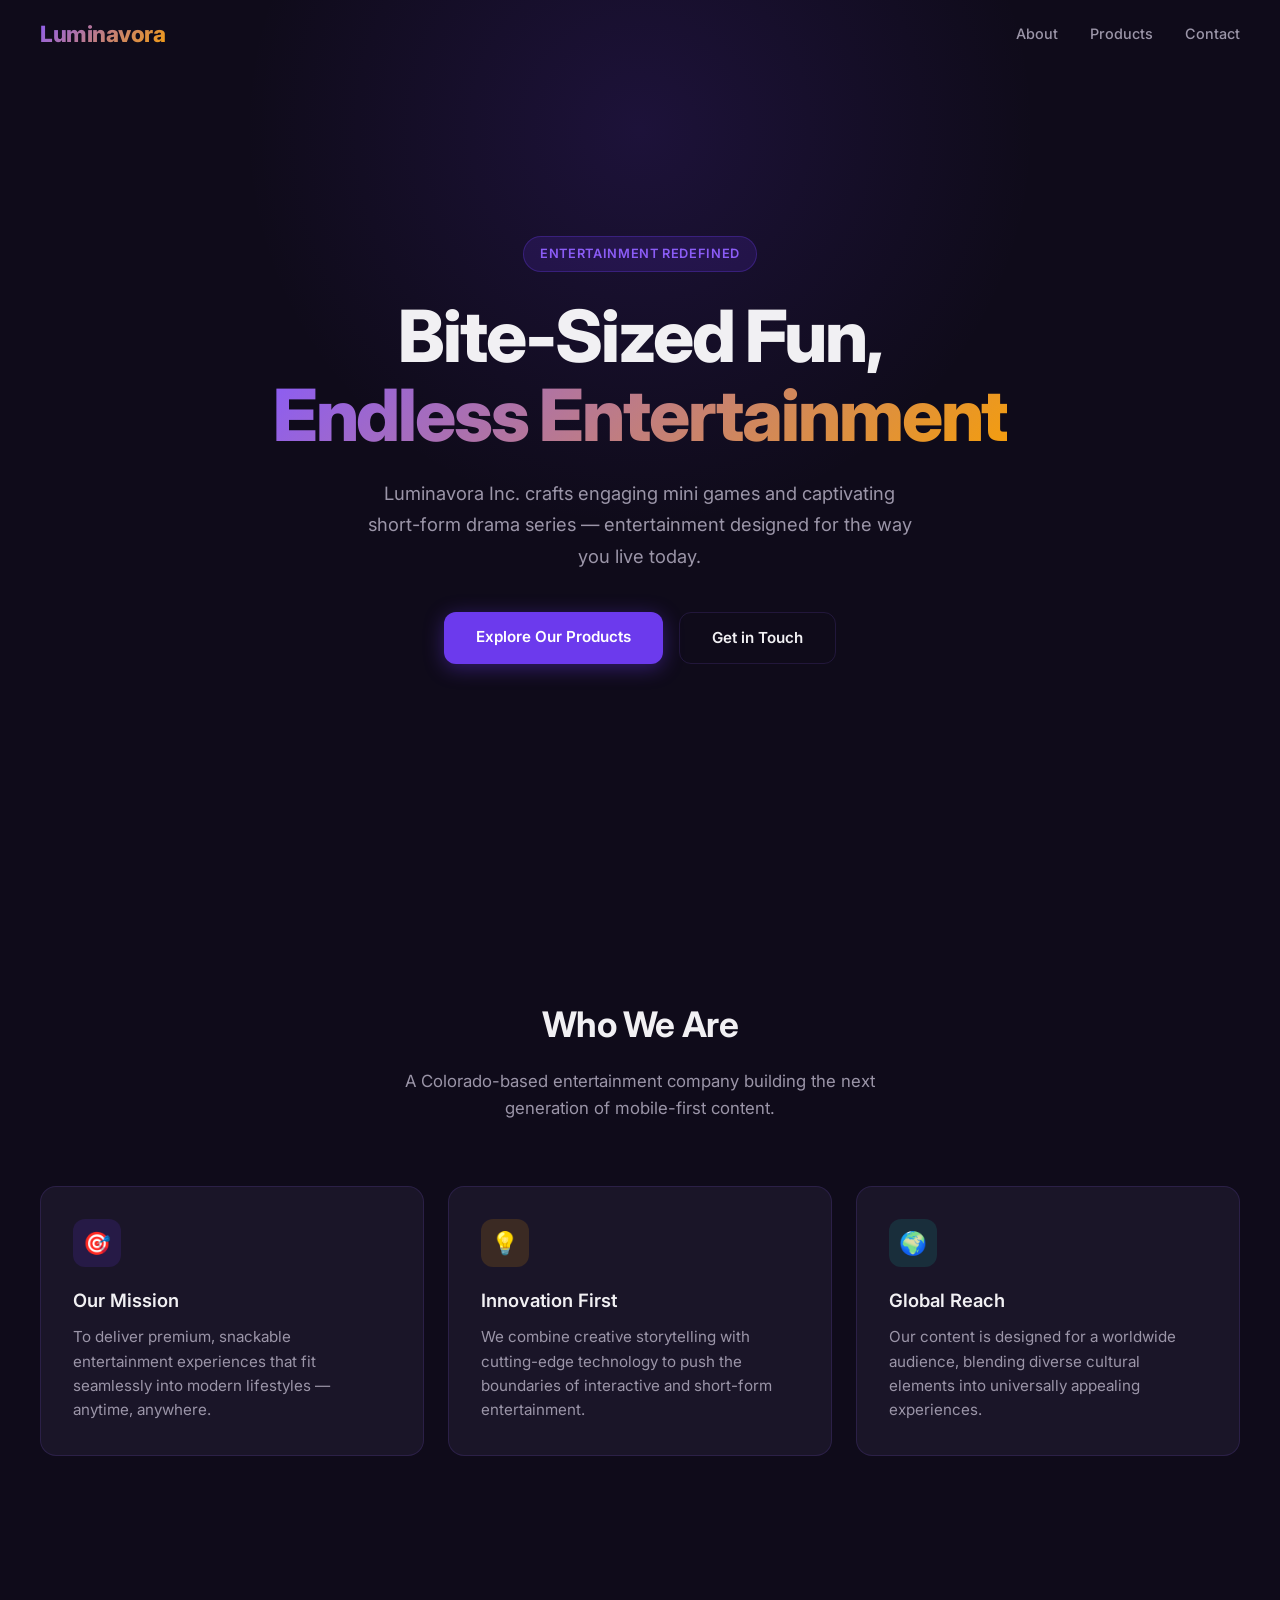
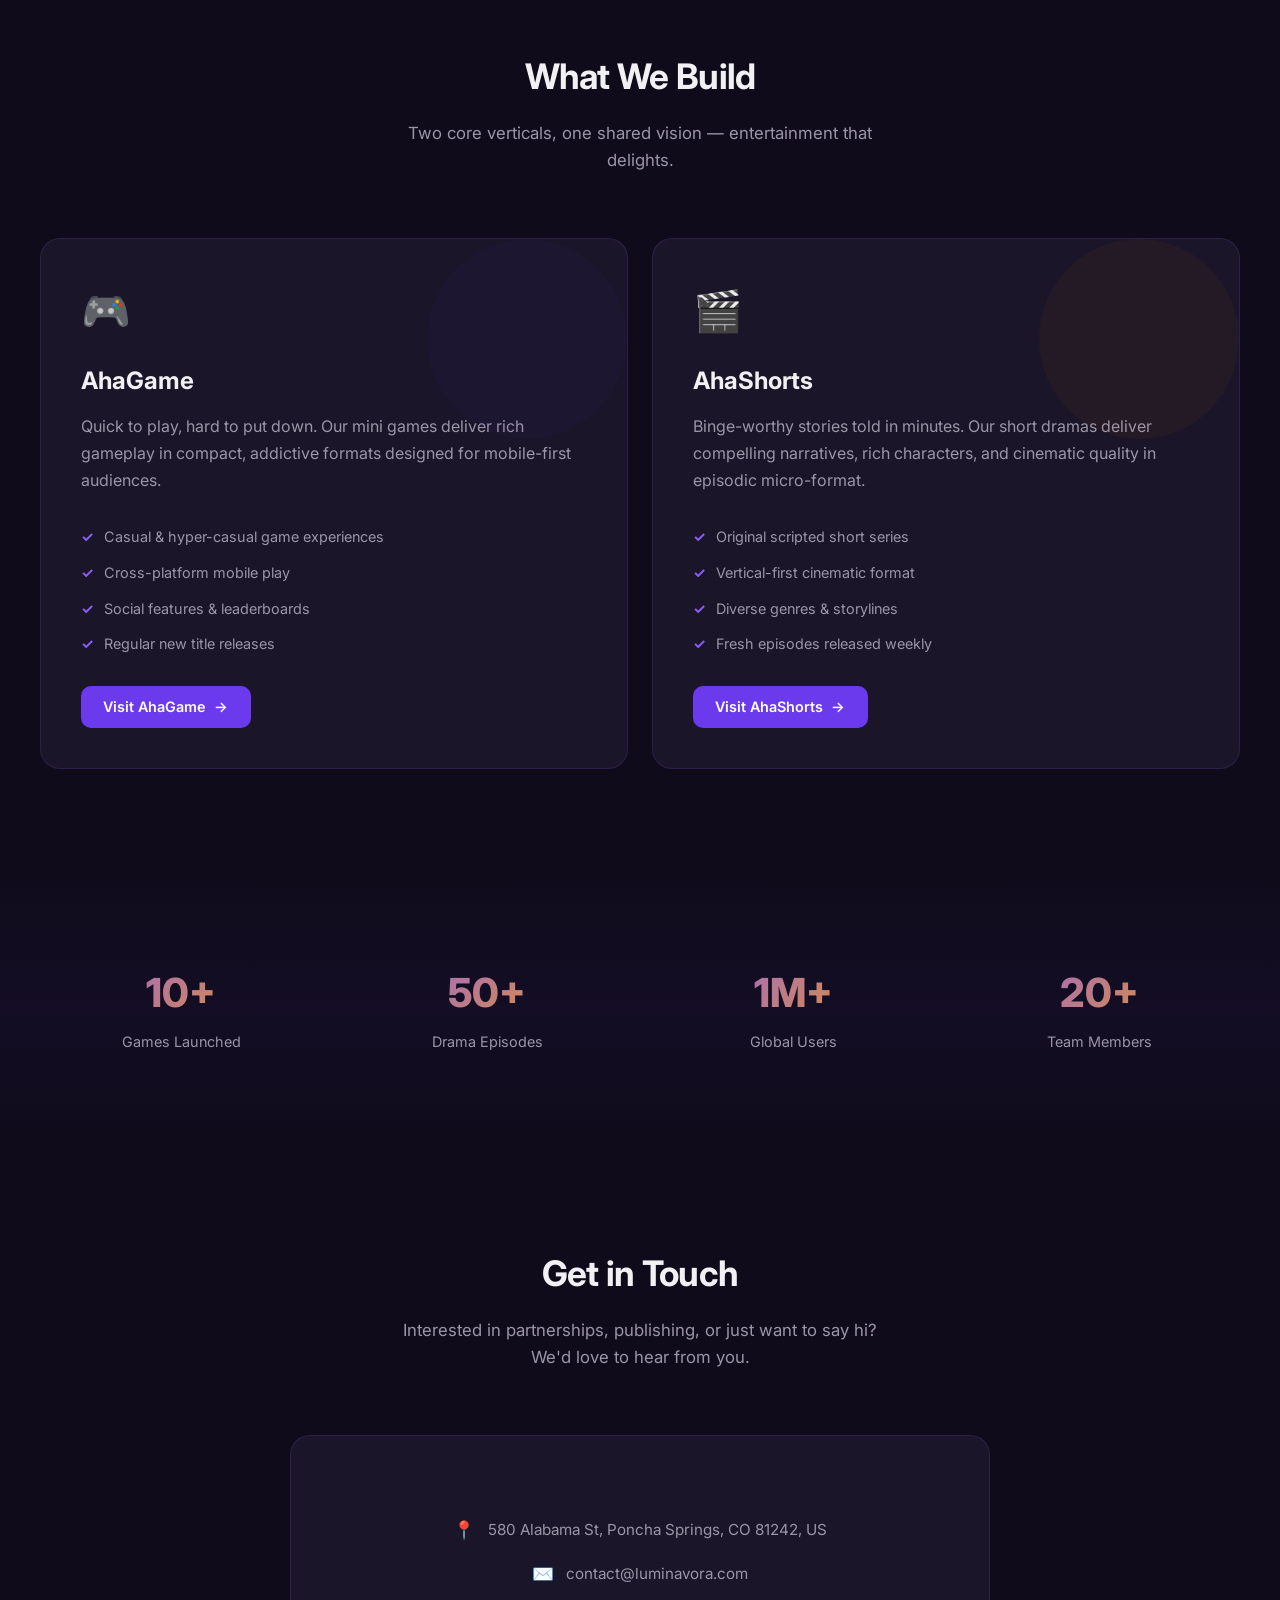
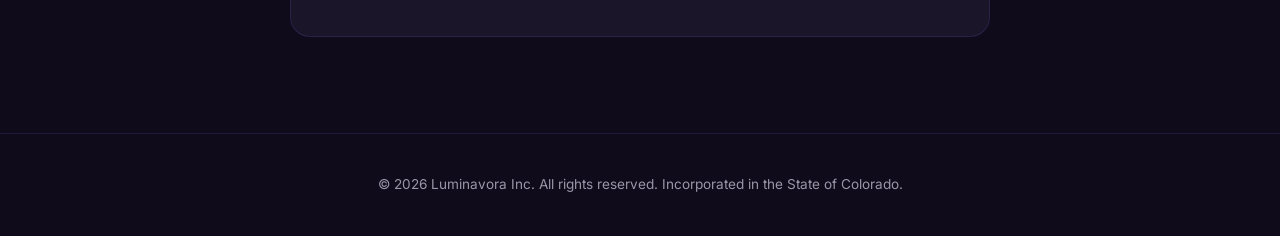
<file: docs/index.html>
<!DOCTYPE html>
<html lang="en">
<head>
    <meta charset="UTF-8">
    <meta name="viewport" content="width=device-width, initial-scale=1.0">
    <title>Luminavora Inc. — Mini Games & Short Series</title>
    <meta name="description" content="Luminavora Inc. is an entertainment company specializing in mini games and short-form drama series.">
    <link rel="preconnect" href="https://fonts.googleapis.com">
    <link rel="preconnect" href="https://fonts.gstatic.com" crossorigin>
    <link href="https://fonts.googleapis.com/css2?family=Inter:wght@300;400;500;600;700;800&display=swap" rel="stylesheet">
    <style>
        *, *::before, *::after { margin: 0; padding: 0; box-sizing: border-box; }

        :root {
            --primary: #6C3AED;
            --primary-light: #8B5CF6;
            --primary-dark: #5B21B6;
            --accent: #F59E0B;
            --bg: #0F0B1A;
            --bg-card: #1A1528;
            --bg-card-hover: #221D30;
            --text: #F1F0F3;
            --text-muted: #9B95A8;
            --border: rgba(139, 92, 246, 0.15);
        }

        html { scroll-behavior: smooth; }

        body {
            font-family: 'Inter', -apple-system, BlinkMacSystemFont, sans-serif;
            background: var(--bg);
            color: var(--text);
            line-height: 1.6;
            overflow-x: hidden;
        }

        /* Navigation */
        nav {
            position: fixed;
            top: 0;
            width: 100%;
            z-index: 100;
            padding: 1rem 2rem;
            transition: background 0.3s, box-shadow 0.3s;
        }

        nav.scrolled {
            background: rgba(15, 11, 26, 0.95);
            backdrop-filter: blur(20px);
            box-shadow: 0 1px 0 var(--border);
        }

        .nav-inner {
            max-width: 1200px;
            margin: 0 auto;
            display: flex;
            justify-content: space-between;
            align-items: center;
        }

        .logo {
            font-size: 1.4rem;
            font-weight: 800;
            background: linear-gradient(135deg, var(--primary-light), var(--accent));
            -webkit-background-clip: text;
            background-clip: text;
            -webkit-text-fill-color: transparent;
            letter-spacing: -0.02em;
        }

        .nav-links { display: flex; gap: 2rem; list-style: none; }

        .nav-links a {
            color: var(--text-muted);
            text-decoration: none;
            font-size: 0.9rem;
            font-weight: 500;
            transition: color 0.2s;
        }

        .nav-links a:hover { color: var(--text); }

        .mobile-toggle {
            display: none;
            background: none;
            border: none;
            color: var(--text);
            font-size: 1.5rem;
            cursor: pointer;
        }

        /* Hero */
        .hero {
            min-height: 100vh;
            display: flex;
            align-items: center;
            justify-content: center;
            text-align: center;
            padding: 6rem 2rem;
            position: relative;
            overflow: hidden;
        }

        .hero::before {
            content: '';
            position: absolute;
            top: -30%;
            left: 50%;
            transform: translateX(-50%);
            width: 800px;
            height: 800px;
            background: radial-gradient(circle, rgba(108, 58, 237, 0.15) 0%, transparent 70%);
            pointer-events: none;
        }

        .hero-content { max-width: 800px; position: relative; z-index: 1; }

        .hero-badge {
            display: inline-block;
            padding: 0.4rem 1rem;
            background: rgba(108, 58, 237, 0.15);
            border: 1px solid rgba(108, 58, 237, 0.3);
            border-radius: 50px;
            font-size: 0.8rem;
            font-weight: 600;
            color: var(--primary-light);
            margin-bottom: 1.5rem;
            letter-spacing: 0.05em;
            text-transform: uppercase;
        }

        .hero h1 {
            font-size: clamp(2.5rem, 6vw, 4.5rem);
            font-weight: 800;
            line-height: 1.1;
            margin-bottom: 1.5rem;
            letter-spacing: -0.03em;
        }

        .hero h1 .gradient {
            background: linear-gradient(135deg, var(--primary-light), var(--accent));
            -webkit-background-clip: text;
            background-clip: text;
            -webkit-text-fill-color: transparent;
        }

        .hero p {
            font-size: 1.15rem;
            color: var(--text-muted);
            max-width: 560px;
            margin: 0 auto 2.5rem;
            line-height: 1.7;
        }

        .hero-buttons { display: flex; gap: 1rem; justify-content: center; flex-wrap: wrap; }

        .btn {
            padding: 0.8rem 2rem;
            border-radius: 12px;
            font-size: 0.95rem;
            font-weight: 600;
            text-decoration: none;
            transition: all 0.2s;
            cursor: pointer;
            border: none;
        }

        .btn-primary {
            background: var(--primary);
            color: white;
            box-shadow: 0 4px 20px rgba(108, 58, 237, 0.4);
        }

        .btn-primary:hover {
            background: var(--primary-light);
            transform: translateY(-2px);
            box-shadow: 0 6px 28px rgba(108, 58, 237, 0.5);
        }

        .btn-outline {
            background: transparent;
            color: var(--text);
            border: 1px solid var(--border);
        }

        .btn-outline:hover {
            border-color: var(--primary-light);
            background: rgba(108, 58, 237, 0.08);
        }

        /* Sections */
        section { padding: 6rem 2rem; }

        .section-header {
            text-align: center;
            margin-bottom: 4rem;
        }

        .section-header h2 {
            font-size: 2.2rem;
            font-weight: 700;
            margin-bottom: 1rem;
            letter-spacing: -0.02em;
        }

        .section-header p {
            color: var(--text-muted);
            max-width: 500px;
            margin: 0 auto;
            font-size: 1.05rem;
        }

        .container { max-width: 1200px; margin: 0 auto; }

        /* About */
        .about-grid {
            display: grid;
            grid-template-columns: repeat(3, 1fr);
            gap: 1.5rem;
        }

        .about-card {
            padding: 2rem;
            background: var(--bg-card);
            border: 1px solid var(--border);
            border-radius: 16px;
            transition: all 0.3s;
        }

        .about-card:hover {
            background: var(--bg-card-hover);
            border-color: rgba(139, 92, 246, 0.3);
            transform: translateY(-4px);
        }

        .about-icon {
            width: 48px;
            height: 48px;
            border-radius: 12px;
            display: flex;
            align-items: center;
            justify-content: center;
            font-size: 1.4rem;
            margin-bottom: 1.2rem;
        }

        .about-icon.purple { background: rgba(108, 58, 237, 0.15); }
        .about-icon.amber { background: rgba(245, 158, 11, 0.15); }
        .about-icon.teal { background: rgba(20, 184, 166, 0.15); }

        .about-card h3 { font-size: 1.15rem; font-weight: 600; margin-bottom: 0.6rem; }
        .about-card p { color: var(--text-muted); font-size: 0.95rem; line-height: 1.6; }

        /* Products */
        .products-grid {
            display: grid;
            grid-template-columns: repeat(2, 1fr);
            gap: 1.5rem;
        }

        .product-card {
            padding: 2.5rem;
            background: var(--bg-card);
            border: 1px solid var(--border);
            border-radius: 20px;
            transition: all 0.3s;
            position: relative;
            overflow: hidden;
        }

        .product-card:hover {
            border-color: rgba(139, 92, 246, 0.3);
            transform: translateY(-4px);
        }

        .product-card::after {
            content: '';
            position: absolute;
            top: 0;
            right: 0;
            width: 200px;
            height: 200px;
            border-radius: 50%;
            opacity: 0.04;
            pointer-events: none;
        }

        .product-card.games::after { background: var(--primary); }
        .product-card.series::after { background: var(--accent); }

        a.product-card { text-decoration: none; color: inherit; display: block; cursor: pointer; }

        .product-btn {
            display: inline-flex;
            align-items: center;
            gap: 0.5rem;
            margin-top: 1.5rem;
            padding: 0.6rem 1.4rem;
            background: var(--primary);
            color: white;
            border-radius: 10px;
            font-size: 0.9rem;
            font-weight: 600;
            transition: all 0.2s;
        }

        .product-btn .arrow {
            transition: transform 0.2s;
        }

        a.product-card:hover .product-btn {
            background: var(--primary-light);
            box-shadow: 0 4px 16px rgba(108, 58, 237, 0.4);
        }

        a.product-card:hover .product-btn .arrow {
            transform: translateX(4px);
        }

        .product-emoji {
            font-size: 2.5rem;
            margin-bottom: 1.2rem;
            display: block;
        }

        .product-card h3 { font-size: 1.5rem; font-weight: 700; margin-bottom: 0.8rem; }
        .product-card > p { color: var(--text-muted); font-size: 1rem; line-height: 1.7; margin-bottom: 1.5rem; }

        .product-features { list-style: none; }

        .product-features li {
            padding: 0.4rem 0;
            color: var(--text-muted);
            font-size: 0.9rem;
            display: flex;
            align-items: center;
            gap: 0.6rem;
        }

        .product-features li::before {
            content: '✓';
            color: var(--primary-light);
            font-weight: 700;
        }

        /* Stats */
        .stats {
            background: linear-gradient(180deg, transparent, rgba(108, 58, 237, 0.05), transparent);
        }

        .stats-grid {
            display: grid;
            grid-template-columns: repeat(4, 1fr);
            gap: 1.5rem;
            text-align: center;
        }

        .stat-item h3 {
            font-size: 2.5rem;
            font-weight: 800;
            background: linear-gradient(135deg, var(--primary-light), var(--accent));
            -webkit-background-clip: text;
            background-clip: text;
            -webkit-text-fill-color: transparent;
            margin-bottom: 0.3rem;
        }

        .stat-item p { color: var(--text-muted); font-size: 0.9rem; }

        /* Contact */
        .contact-wrapper {
            max-width: 700px;
            margin: 0 auto;
            text-align: center;
        }

        .contact-card {
            background: var(--bg-card);
            border: 1px solid var(--border);
            border-radius: 20px;
            padding: 3rem;
        }

        .contact-info {
            display: flex;
            flex-direction: column;
            gap: 1rem;
            margin-top: 2rem;
        }

        .contact-row {
            display: flex;
            align-items: center;
            justify-content: center;
            gap: 0.8rem;
            color: var(--text-muted);
            font-size: 0.95rem;
        }

        .contact-row span { font-size: 1.1rem; }

        /* Footer */
        footer {
            padding: 2.5rem 2rem;
            border-top: 1px solid var(--border);
            text-align: center;
        }

        footer p { color: var(--text-muted); font-size: 0.85rem; }

        /* Responsive */
        @media (max-width: 768px) {
            .nav-links { display: none; }
            .mobile-toggle { display: block; }

            .nav-links.open {
                display: flex;
                flex-direction: column;
                position: absolute;
                top: 100%;
                left: 0;
                right: 0;
                background: rgba(15, 11, 26, 0.98);
                backdrop-filter: blur(20px);
                padding: 1.5rem 2rem;
                gap: 1rem;
                border-bottom: 1px solid var(--border);
            }

            .about-grid { grid-template-columns: 1fr; }
            .products-grid { grid-template-columns: 1fr; }
            .stats-grid { grid-template-columns: repeat(2, 1fr); gap: 2rem; }
        }

        /* Animations */
        .fade-in {
            opacity: 0;
            transform: translateY(24px);
            transition: opacity 0.6s ease, transform 0.6s ease;
        }

        .fade-in.visible {
            opacity: 1;
            transform: translateY(0);
        }
    </style>
</head>
<body>

<!-- Navigation -->
<nav id="navbar">
    <div class="nav-inner">
        <div class="logo">Luminavora</div>
        <button class="mobile-toggle" onclick="document.querySelector('.nav-links').classList.toggle('open')" aria-label="Menu">☰</button>
        <ul class="nav-links">
            <li><a href="#about">About</a></li>
            <li><a href="#products">Products</a></li>
            <li><a href="#contact">Contact</a></li>
        </ul>
    </div>
</nav>

<!-- Hero -->
<section class="hero">
    <div class="hero-content">
        <span class="hero-badge">Entertainment Redefined</span>
        <h1>Bite-Sized Fun,<br><span class="gradient">Endless Entertainment</span></h1>
        <p>Luminavora Inc. crafts engaging mini games and captivating short-form drama series — entertainment designed for the way you live today.</p>
        <div class="hero-buttons">
            <a href="#products" class="btn btn-primary">Explore Our Products</a>
            <a href="#contact" class="btn btn-outline">Get in Touch</a>
        </div>
    </div>
</section>

<!-- About -->
<section id="about">
    <div class="container">
        <div class="section-header fade-in">
            <h2>Who We Are</h2>
            <p>A Colorado-based entertainment company building the next generation of mobile-first content.</p>
        </div>
        <div class="about-grid">
            <div class="about-card fade-in">
                <div class="about-icon purple">🎯</div>
                <h3>Our Mission</h3>
                <p>To deliver premium, snackable entertainment experiences that fit seamlessly into modern lifestyles — anytime, anywhere.</p>
            </div>
            <div class="about-card fade-in">
                <div class="about-icon amber">💡</div>
                <h3>Innovation First</h3>
                <p>We combine creative storytelling with cutting-edge technology to push the boundaries of interactive and short-form entertainment.</p>
            </div>
            <div class="about-card fade-in">
                <div class="about-icon teal">🌍</div>
                <h3>Global Reach</h3>
                <p>Our content is designed for a worldwide audience, blending diverse cultural elements into universally appealing experiences.</p>
            </div>
        </div>
    </div>
</section>

<!-- Products -->
<section id="products">
    <div class="container">
        <div class="section-header fade-in">
            <h2>What We Build</h2>
            <p>Two core verticals, one shared vision — entertainment that delights.</p>
        </div>
        <div class="products-grid">
            <a href="https://aha-game.com" target="_blank" rel="noopener" class="product-card games fade-in">
                <span class="product-emoji">🎮</span>
                <h3>AhaGame</h3>
                <p>Quick to play, hard to put down. Our mini games deliver rich gameplay in compact, addictive formats designed for mobile-first audiences.</p>
                <ul class="product-features">
                    <li>Casual & hyper-casual game experiences</li>
                    <li>Cross-platform mobile play</li>
                    <li>Social features & leaderboards</li>
                    <li>Regular new title releases</li>
                </ul>
                <span class="product-btn">Visit AhaGame <span class="arrow">&rarr;</span></span>
            </a>
            <a href="https://ahashorts.com" target="_blank" rel="noopener" class="product-card series fade-in">
                <span class="product-emoji">🎬</span>
                <h3>AhaShorts</h3>
                <p>Binge-worthy stories told in minutes. Our short dramas deliver compelling narratives, rich characters, and cinematic quality in episodic micro-format.</p>
                <ul class="product-features">
                    <li>Original scripted short series</li>
                    <li>Vertical-first cinematic format</li>
                    <li>Diverse genres & storylines</li>
                    <li>Fresh episodes released weekly</li>
                </ul>
                <span class="product-btn">Visit AhaShorts <span class="arrow">&rarr;</span></span>
            </a>
        </div>
    </div>
</section>

<!-- Stats -->
<section class="stats">
    <div class="container">
        <div class="stats-grid fade-in">
            <div class="stat-item">
                <h3>10+</h3>
                <p>Games Launched</p>
            </div>
            <div class="stat-item">
                <h3>50+</h3>
                <p>Drama Episodes</p>
            </div>
            <div class="stat-item">
                <h3>1M+</h3>
                <p>Global Users</p>
            </div>
            <div class="stat-item">
                <h3>20+</h3>
                <p>Team Members</p>
            </div>
        </div>
    </div>
</section>

<!-- Contact -->
<section id="contact">
    <div class="container">
        <div class="contact-wrapper fade-in">
            <div class="section-header">
                <h2>Get in Touch</h2>
                <p>Interested in partnerships, publishing, or just want to say hi? We'd love to hear from you.</p>
            </div>
            <div class="contact-card">
                <div class="contact-info">
                    <div class="contact-row">
                        <span>📍</span> 580 Alabama St, Poncha Springs, CO 81242, US
                    </div>
                    <div class="contact-row">
                        <span>✉️</span> contact@luminavora.com
                    </div>
                </div>
            </div>
        </div>
    </div>
</section>

<!-- Footer -->
<footer>
    <div class="container">
        <p>&copy; 2026 Luminavora Inc. All rights reserved. Incorporated in the State of Colorado.</p>
    </div>
</footer>

<script>
    // Navbar scroll effect
    const nav = document.getElementById('navbar');
    window.addEventListener('scroll', () => {
        nav.classList.toggle('scrolled', window.scrollY > 50);
    });

    // Fade-in on scroll
    const observer = new IntersectionObserver((entries) => {
        entries.forEach(entry => {
            if (entry.isIntersecting) {
                entry.target.classList.add('visible');
            }
        });
    }, { threshold: 0.1 });

    document.querySelectorAll('.fade-in').forEach(el => observer.observe(el));

    // Close mobile menu on link click
    document.querySelectorAll('.nav-links a').forEach(link => {
        link.addEventListener('click', () => {
            document.querySelector('.nav-links').classList.remove('open');
        });
    });
</script>

</body>
</html>
</file>
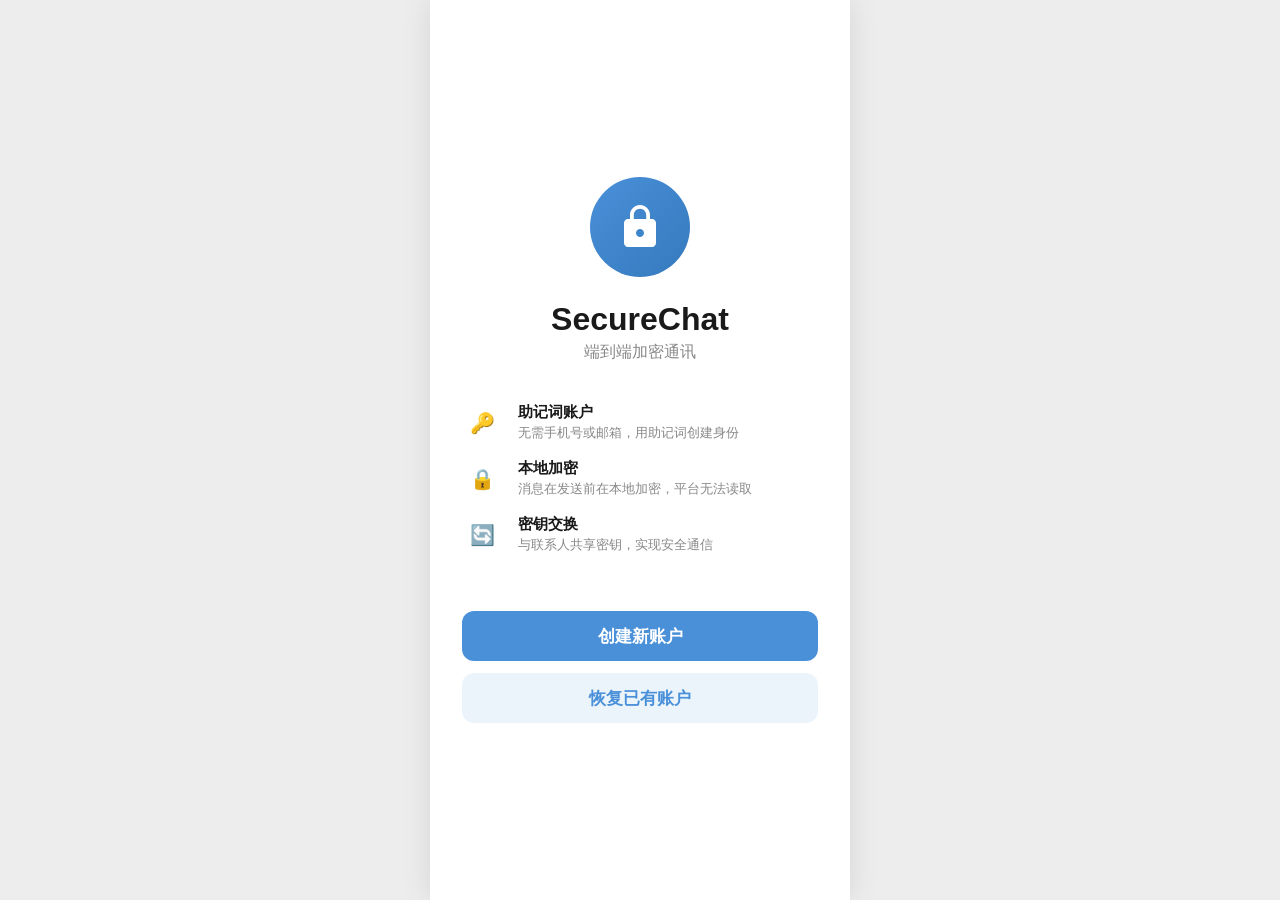
<file: Project 31 - SecureChat/web/index.html>
<!DOCTYPE html>
<html lang="zh-CN">
<head>
  <meta charset="UTF-8">
  <meta name="viewport" content="width=device-width, initial-scale=1.0, maximum-scale=1.0, user-scalable=no">
  <title>SecureChat - 端到端加密通讯</title>
  <link rel="stylesheet" href="style.css">
</head>
<body>

<div id="app">
  <!-- ==================== Welcome Page ==================== -->
  <div id="page-welcome" class="page welcome active">
    <div class="logo"><svg viewBox="0 0 24 24"><path d="M18 8h-1V6c0-2.76-2.24-5-5-5S7 3.24 7 6v2H6c-1.1 0-2 .9-2 2v10c0 1.1.9 2 2 2h12c1.1 0 2-.9 2-2V10c0-1.1-.9-2-2-2zm-6 9c-1.1 0-2-.9-2-2s.9-2 2-2 2 .9 2 2-.9 2-2 2zm3.1-9H8.9V6c0-1.71 1.39-3.1 3.1-3.1s3.1 1.39 3.1 3.1v2z"/></svg></div>
    <h1>SecureChat</h1>
    <p class="subtitle">端到端加密通讯</p>
    <div class="feature-list">
      <div class="feature-row"><div class="icon">🔑</div><div class="text"><h3>助记词账户</h3><p>无需手机号或邮箱，用助记词创建身份</p></div></div>
      <div class="feature-row"><div class="icon">🔒</div><div class="text"><h3>本地加密</h3><p>消息在发送前在本地加密，平台无法读取</p></div></div>
      <div class="feature-row"><div class="icon">🔄</div><div class="text"><h3>密钥交换</h3><p>与联系人共享密钥，实现安全通信</p></div></div>
    </div>
    <button class="btn btn-primary" onclick="showPage('page-create')">创建新账户</button>
    <button class="btn btn-secondary" onclick="showPage('page-restore')">恢复已有账户</button>
  </div>

  <!-- ==================== Create Account ==================== -->
  <div id="page-create" class="page create-page">
    <div class="header">
      <button class="back-btn" onclick="showPage('page-welcome')">&larr;</button>
      <h2>创建账户</h2>
      <div class="header-right"></div>
    </div>
    <div class="body" id="create-body"></div>
    <div class="bottom-actions" id="create-actions"></div>
  </div>

  <!-- ==================== Restore Account ==================== -->
  <div id="page-restore" class="page restore-page">
    <div class="header">
      <button class="back-btn" onclick="showPage('page-welcome')">&larr;</button>
      <h2>恢复账户</h2>
      <div class="header-right"></div>
    </div>
    <div class="body">
      <div class="step-icon">🔄</div>
      <div class="step-title">恢复账户</div>
      <div class="step-desc">输入您的12个助记词来恢复账户</div>
      <div class="input-group">
        <textarea id="restore-input" placeholder="输入12个助记词，用空格分隔..."></textarea>
        <div id="restore-word-count" class="hint">0 / 12 个词</div>
        <div id="restore-error" class="error" style="display:none"></div>
      </div>
      <button class="copy-btn" onclick="pasteRestore()">📋 从剪贴板粘贴</button>
    </div>
    <div class="bottom-actions">
      <button class="btn btn-primary" id="restore-btn" disabled onclick="doRestore()">恢复账户</button>
    </div>
  </div>

  <!-- ==================== Main App (Tabs) ==================== -->
  <div id="page-main" class="page">
    <div id="tab-content" style="flex:1; overflow:hidden; position:relative;"></div>
    <div class="tab-bar">
      <div class="tab active" data-tab="chats" onclick="switchTab('chats')">
        <div class="icon">💬</div><div class="label">消息</div>
        <div class="badge" id="tab-badge-chats" style="display:none"></div>
      </div>
      <div class="tab" data-tab="contacts" onclick="switchTab('contacts')">
        <div class="icon">👥</div><div class="label">通讯录</div>
      </div>
      <div class="tab" data-tab="discover" onclick="switchTab('discover')">
        <div class="icon">🧭</div><div class="label">发现</div>
      </div>
      <div class="tab" data-tab="profile" onclick="switchTab('profile')">
        <div class="icon">👤</div><div class="label">我</div>
      </div>
    </div>
  </div>

  <!-- ==================== Chat Page ==================== -->
  <div id="page-chat" class="page chat-page">
    <div class="header">
      <button class="back-btn" onclick="closeChat()">&larr;</button>
      <h2 id="chat-title">聊天</h2>
      <div class="header-right"><button class="back-btn" style="font-size:18px;margin:0" onclick="showKeyInfo()" id="chat-lock-btn">🔒</button></div>
    </div>
    <div id="chat-key-banner" class="key-banner" style="display:none">
      ⚠️ 需要输入加密密钥才能发送消息
      <span class="action" onclick="showPage('page-key-input')">输入密钥</span>
    </div>
    <div class="messages" id="chat-messages"></div>
    <div class="input-bar">
      <input type="text" id="chat-input" placeholder="输入消息..." onkeydown="if(event.key==='Enter')sendMsg()">
      <button class="send-btn" id="chat-send-btn" onclick="sendMsg()">↑</button>
    </div>
  </div>

  <!-- ==================== Key Info Page ==================== -->
  <div id="page-key-info" class="page panel">
    <div class="header">
      <button class="back-btn" onclick="closePage('page-key-info')">&larr;</button>
      <h2>加密详情</h2>
      <div class="header-right"></div>
    </div>
    <div class="body" id="key-info-body"></div>
  </div>

  <!-- ==================== Key Input Page ==================== -->
  <div id="page-key-input" class="page panel">
    <div class="header">
      <button class="back-btn" onclick="closePage('page-key-input')">&larr;</button>
      <h2>导入密钥</h2>
      <div class="header-right"></div>
    </div>
    <div class="body">
      <div class="step-icon">🔑</div>
      <div class="step-title">输入加密密钥</div>
      <div class="step-desc" id="key-input-desc">输入对方分享给您的加密密钥</div>
      <div class="input-group">
        <textarea id="key-input-text" placeholder="粘贴 Base64 密钥..." style="font-size:13px"></textarea>
        <div id="key-input-error" class="error" style="display:none"></div>
      </div>
      <button class="copy-btn" onclick="pasteKeyInput()">📋 从剪贴板粘贴</button>
    </div>
    <div class="bottom-actions">
      <button class="btn btn-primary" onclick="doImportKey()">确认导入</button>
    </div>
  </div>

  <!-- ==================== Add Contact Page ==================== -->
  <div id="page-add-contact" class="page panel">
    <div class="header">
      <button class="back-btn" onclick="closePage('page-add-contact')">&larr;</button>
      <h2>添加联系人</h2>
      <div class="header-right"></div>
    </div>
    <div class="body">
      <div class="step-icon">👤</div>
      <div class="step-title">添加联系人</div>
      <div class="input-group"><label>用户ID</label><input id="add-contact-id" placeholder="输入对方的用户ID"></div>
      <div class="input-group"><label>备注名</label><input id="add-contact-name" placeholder="给对方取个名字"></div>
      <div class="toggle-row"><label>自动生成新密钥</label><label class="switch"><input type="checkbox" id="add-contact-auto-key" checked onchange="toggleManualKey()"><span class="slider"></span></label></div>
      <div class="input-group" id="add-contact-key-group" style="display:none"><label>共享密钥（Base64）</label><textarea id="add-contact-key" placeholder="粘贴密钥..." style="height:60px;font-size:13px"></textarea></div>
    </div>
    <div class="bottom-actions">
      <button class="btn btn-primary" onclick="doAddContact()">添加</button>
    </div>
  </div>

  <!-- ==================== Mnemonic View Page ==================== -->
  <div id="page-mnemonic-view" class="page panel">
    <div class="header">
      <button class="back-btn" onclick="closePage('page-mnemonic-view')">&larr;</button>
      <h2>查看助记词</h2>
      <div class="header-right"></div>
    </div>
    <div class="body" id="mnemonic-view-body"></div>
  </div>
</div>

<script src="crypto.js"></script>
<script src="store.js"></script>
<script src="app.js"></script>
</body>
</html>
</file>
<file: Project 31 - SecureChat/web/style.css>
/* ==================== Reset & Base ==================== */
* { margin: 0; padding: 0; box-sizing: border-box; }
:root {
  --primary: #4A90D9;
  --primary-light: rgba(74,144,217,0.1);
  --green: #95EC69;
  --bg: #EDEDED;
  --bg-white: #fff;
  --text: #1a1a1a;
  --text-secondary: #888;
  --border: #e5e5e5;
  --red: #E74C3C;
  --orange: #F39C12;
}
html, body { height: 100%; font-family: -apple-system, BlinkMacSystemFont, "Segoe UI", "PingFang SC", "Microsoft YaHei", sans-serif; color: var(--text); background: var(--bg); }

/* ==================== App Container (mobile frame) ==================== */
#app {
  max-width: 420px; height: 100vh; margin: 0 auto;
  display: flex; flex-direction: column;
  background: var(--bg-white);
  box-shadow: 0 0 30px rgba(0,0,0,0.1);
  overflow: hidden; position: relative;
}

/* ==================== Pages ==================== */
.page { display: none; flex-direction: column; height: 100%; width: 100%; position: absolute; top: 0; left: 0; background: var(--bg-white); z-index: 1; }
.page.active { display: flex; z-index: 2; }
.page.slide-in { animation: slideIn 0.3s ease; }
.page.slide-out { animation: slideOut 0.3s ease forwards; }
@keyframes slideIn { from { transform: translateX(100%); } to { transform: translateX(0); } }
@keyframes slideOut { from { transform: translateX(0); } to { transform: translateX(100%); } }

/* ==================== Welcome Page ==================== */
.welcome { justify-content: center; align-items: center; padding: 40px 32px; background: var(--bg-white); }
.welcome .logo { width: 100px; height: 100px; border-radius: 50%; background: linear-gradient(135deg, #4A90D9, #357ABD); display: flex; align-items: center; justify-content: center; margin-bottom: 24px; }
.welcome .logo svg { width: 48px; height: 48px; fill: white; }
.welcome h1 { font-size: 32px; font-weight: 700; margin-bottom: 4px; }
.welcome .subtitle { color: var(--text-secondary); font-size: 16px; margin-bottom: 40px; }

.feature-list { width: 100%; margin-bottom: 40px; }
.feature-row { display: flex; align-items: flex-start; gap: 16px; margin-bottom: 16px; }
.feature-row .icon { width: 40px; height: 40px; flex-shrink: 0; display: flex; align-items: center; justify-content: center; color: var(--primary); font-size: 20px; }
.feature-row .text h3 { font-size: 15px; font-weight: 600; }
.feature-row .text p { font-size: 13px; color: var(--text-secondary); margin-top: 2px; }

.btn { width: 100%; height: 50px; border: none; border-radius: 12px; font-size: 17px; font-weight: 600; cursor: pointer; transition: opacity 0.2s; }
.btn:hover { opacity: 0.85; }
.btn:active { opacity: 0.7; }
.btn-primary { background: var(--primary); color: white; }
.btn-secondary { background: var(--primary-light); color: var(--primary); margin-top: 12px; }
.btn-danger { background: var(--red); color: white; }
.btn:disabled { background: #ccc; color: #999; cursor: not-allowed; }
.btn-small { height: 40px; font-size: 14px; width: auto; padding: 0 20px; border-radius: 8px; }

/* ==================== Header Bar ==================== */
.header { display: flex; align-items: center; padding: 12px 16px; background: #F7F7F7; border-bottom: 0.5px solid var(--border); min-height: 56px; flex-shrink: 0; }
.header .back-btn { background: none; border: none; font-size: 24px; color: var(--primary); cursor: pointer; margin-right: 8px; padding: 4px; }
.header h2 { flex: 1; font-size: 17px; font-weight: 600; text-align: center; }
.header .header-right { min-width: 40px; display: flex; justify-content: flex-end; }

/* ==================== Mnemonic Creation ==================== */
.create-page, .restore-page { background: var(--bg-white); }
.create-page .body, .restore-page .body { flex: 1; overflow-y: auto; padding: 24px; display: flex; flex-direction: column; align-items: center; }
.step-icon { font-size: 48px; margin-bottom: 16px; }
.step-title { font-size: 22px; font-weight: 700; margin-bottom: 8px; }
.step-desc { font-size: 14px; color: var(--text-secondary); text-align: center; margin-bottom: 24px; line-height: 1.5; }

.mnemonic-grid { display: grid; grid-template-columns: repeat(3, 1fr); gap: 8px; width: 100%; margin-bottom: 16px; }
.mnemonic-word { display: flex; align-items: center; gap: 4px; padding: 8px; background: #F5F5F5; border-radius: 8px; font-size: 14px; }
.mnemonic-word .num { font-size: 11px; color: var(--text-secondary); width: 18px; text-align: right; flex-shrink: 0; }
.mnemonic-word .word { font-family: "SF Mono", "Fira Code", monospace; font-weight: 500; }

.copy-btn { background: none; border: none; color: var(--primary); font-size: 14px; font-weight: 500; cursor: pointer; padding: 8px 16px; display: flex; align-items: center; gap: 6px; }

.warning-box { background: rgba(243,156,18,0.08); border-radius: 12px; padding: 16px 20px; width: 100%; margin-bottom: 16px; }
.warning-row { display: flex; align-items: center; gap: 8px; margin-bottom: 8px; font-size: 13px; }
.warning-row:last-child { margin-bottom: 0; }
.warning-row .icon { color: var(--orange); }

.checkbox-row { display: flex; align-items: center; gap: 8px; margin: 16px 0; font-size: 15px; width: 100%; }
.checkbox-row input { width: 18px; height: 18px; accent-color: var(--primary); }

.bottom-actions { padding: 24px; flex-shrink: 0; display: flex; gap: 12px; }
.bottom-actions .btn { flex: 1; }

/* ==================== Input Fields ==================== */
.input-group { width: 100%; margin-bottom: 16px; }
.input-group label { display: block; font-size: 13px; font-weight: 500; color: var(--text-secondary); margin-bottom: 6px; }
.input-group input, .input-group textarea {
  width: 100%; padding: 12px; border: none; border-radius: 10px;
  background: #F5F5F5; font-size: 15px; font-family: inherit;
  outline: none; transition: box-shadow 0.2s;
}
.input-group input:focus, .input-group textarea:focus { box-shadow: 0 0 0 2px rgba(74,144,217,0.3); }
.input-group textarea { height: 100px; resize: none; font-family: "SF Mono", "Fira Code", monospace; font-size: 14px; }
.input-group .hint { font-size: 12px; color: var(--text-secondary); margin-top: 4px; }
.input-group .error { font-size: 13px; color: var(--red); margin-top: 4px; }

.toggle-row { display: flex; align-items: center; justify-content: space-between; padding: 8px 0; }
.toggle-row label { font-size: 15px; }
.switch { position: relative; width: 44px; height: 24px; }
.switch input { opacity: 0; width: 0; height: 0; }
.switch .slider { position: absolute; inset: 0; background: #ccc; border-radius: 24px; cursor: pointer; transition: 0.3s; }
.switch .slider:before { content: ""; position: absolute; height: 18px; width: 18px; left: 3px; bottom: 3px; background: white; border-radius: 50%; transition: 0.3s; }
.switch input:checked + .slider { background: var(--primary); }
.switch input:checked + .slider:before { transform: translateX(20px); }

/* ==================== Tab Bar ==================== */
.tab-bar { display: flex; border-top: 0.5px solid var(--border); background: #F7F7F7; flex-shrink: 0; }
.tab-bar .tab { flex: 1; display: flex; flex-direction: column; align-items: center; padding: 6px 0 4px; cursor: pointer; color: var(--text-secondary); transition: color 0.2s; position: relative; }
.tab-bar .tab.active { color: var(--primary); }
.tab-bar .tab .icon { font-size: 22px; margin-bottom: 2px; }
.tab-bar .tab .label { font-size: 10px; }
.tab-bar .tab .badge { position: absolute; top: 2px; right: calc(50% - 18px); background: var(--red); color: white; font-size: 10px; min-width: 16px; height: 16px; border-radius: 8px; display: flex; align-items: center; justify-content: center; padding: 0 4px; }

/* ==================== Conversation List ==================== */
.conv-list { flex: 1; overflow-y: auto; background: var(--bg-white); }
.conv-item { display: flex; align-items: center; padding: 12px 16px; cursor: pointer; transition: background 0.15s; border-bottom: 0.5px solid #f0f0f0; }
.conv-item:hover { background: #F5F5F5; }
.conv-item:active { background: #EBEBEB; }
.conv-item .info { flex: 1; margin-left: 12px; overflow: hidden; }
.conv-item .info .top { display: flex; justify-content: space-between; align-items: center; }
.conv-item .info .name { font-size: 16px; font-weight: 500; }
.conv-item .info .time { font-size: 12px; color: var(--text-secondary); }
.conv-item .info .bottom { display: flex; justify-content: space-between; align-items: center; margin-top: 4px; }
.conv-item .info .preview { font-size: 14px; color: var(--text-secondary); overflow: hidden; text-overflow: ellipsis; white-space: nowrap; flex: 1; display: flex; align-items: center; gap: 4px; }
.conv-item .info .preview .lock { font-size: 10px; }
.unread-badge { background: var(--red); color: white; font-size: 12px; min-width: 18px; height: 18px; border-radius: 9px; display: flex; align-items: center; justify-content: center; padding: 0 5px; margin-left: 8px; flex-shrink: 0; }

.empty-state { flex: 1; display: flex; flex-direction: column; align-items: center; justify-content: center; color: var(--text-secondary); }
.empty-state .icon { font-size: 48px; margin-bottom: 12px; }
.empty-state p { font-size: 15px; margin-bottom: 4px; }

/* ==================== Avatar ==================== */
.avatar { border-radius: 8px; display: flex; align-items: center; justify-content: center; color: white; font-weight: 700; flex-shrink: 0; }
.avatar-sm { width: 36px; height: 36px; font-size: 14px; border-radius: 6px; }
.avatar-md { width: 48px; height: 48px; font-size: 18px; }
.avatar-lg { width: 80px; height: 80px; font-size: 32px; border-radius: 12px; }
.avatar-round { border-radius: 50%; }

/* ==================== Chat View ==================== */
.chat-page .messages { flex: 1; overflow-y: auto; background: var(--bg); padding: 8px 0; }
.msg-row { display: flex; padding: 4px 12px; align-items: flex-start; gap: 8px; }
.msg-row.mine { flex-direction: row-reverse; }
.msg-bubble { max-width: 65%; padding: 8px 12px; border-radius: 8px; font-size: 16px; line-height: 1.5; word-break: break-word; cursor: pointer; position: relative; }
.msg-bubble.other { background: white; }
.msg-bubble.mine { background: var(--green); }
.msg-bubble .encrypted-text { font-size: 11px; color: var(--text-secondary); font-family: monospace; word-break: break-all; }
.msg-time { font-size: 11px; color: var(--text-secondary); margin-top: 2px; display: flex; align-items: center; gap: 4px; }
.msg-row.mine .msg-meta { text-align: right; }

.key-banner { display: flex; align-items: center; gap: 8px; padding: 10px 16px; background: rgba(243,156,18,0.1); font-size: 13px; flex-shrink: 0; }
.key-banner .action { color: var(--primary); font-weight: 500; cursor: pointer; margin-left: auto; white-space: nowrap; }

/* ==================== Input Bar ==================== */
.input-bar { display: flex; align-items: center; gap: 8px; padding: 8px 12px; background: #F7F7F7; border-top: 0.5px solid var(--border); flex-shrink: 0; }
.input-bar input { flex: 1; height: 36px; border: 0.5px solid #ddd; border-radius: 18px; padding: 0 14px; font-size: 16px; background: white; outline: none; }
.input-bar input:focus { border-color: var(--primary); }
.send-btn { width: 36px; height: 36px; border-radius: 50%; border: none; background: var(--primary); color: white; font-size: 18px; cursor: pointer; display: flex; align-items: center; justify-content: center; }
.send-btn:disabled { background: #ccc; }

/* ==================== Key Info / Profile Panels ==================== */
.panel { background: var(--bg-white); }
.panel .body { flex: 1; overflow-y: auto; padding: 24px; display: flex; flex-direction: column; align-items: center; }
.info-card { width: 100%; display: flex; justify-content: space-between; padding: 12px 16px; background: #F5F5F5; border-radius: 10px; margin-bottom: 8px; font-size: 14px; }
.info-card .label { color: var(--text-secondary); }
.info-card .value { font-family: "SF Mono", monospace; font-weight: 500; }
.info-card .value.green { color: #2ECC71; }

.settings-list { width: 100%; }
.settings-item { display: flex; align-items: center; gap: 12px; padding: 14px 16px; border-bottom: 0.5px solid #f0f0f0; cursor: pointer; }
.settings-item:hover { background: #F9F9F9; }
.settings-item .si-icon { font-size: 20px; width: 28px; text-align: center; }
.settings-item .si-label { flex: 1; font-size: 15px; }
.settings-item .si-value { font-size: 14px; color: var(--text-secondary); }
.settings-item .si-arrow { color: #ccc; }

.profile-header { display: flex; flex-direction: column; align-items: center; padding: 24px; }
.profile-header .name { font-size: 22px; font-weight: 700; margin-top: 12px; }
.profile-header .uid { font-size: 13px; font-family: monospace; color: var(--text-secondary); margin-top: 4px; display: flex; align-items: center; gap: 6px; }

.section-title { font-size: 13px; color: var(--text-secondary); font-weight: 600; text-transform: uppercase; letter-spacing: 0.5px; padding: 16px 16px 8px; }

/* ==================== Contact List ==================== */
.contact-item { display: flex; align-items: center; padding: 12px 16px; cursor: pointer; border-bottom: 0.5px solid #f0f0f0; }
.contact-item:hover { background: #F5F5F5; }
.contact-item .cinfo { margin-left: 12px; }
.contact-item .cname { font-size: 16px; font-weight: 500; }
.contact-item .cstatus { font-size: 12px; color: var(--text-secondary); display: flex; align-items: center; gap: 4px; margin-top: 2px; }
.contact-item .cstatus .dot { width: 6px; height: 6px; border-radius: 50%; }
.contact-item .cstatus .dot.on { background: #2ECC71; }
.contact-item .cstatus .dot.off { background: var(--orange); }

/* ==================== Search Bar (decorative) ==================== */
.search-bar { padding: 8px 12px; background: var(--bg-white); flex-shrink: 0; }
.search-bar-inner { display: flex; align-items: center; gap: 8px; padding: 8px 16px; background: #F5F5F5; border-radius: 8px; color: var(--text-secondary); font-size: 14px; }

/* ==================== Scroll ==================== */
::-webkit-scrollbar { width: 4px; }
::-webkit-scrollbar-thumb { background: #ccc; border-radius: 2px; }

/* ==================== Encryption flow diagram ==================== */
.flow-box { background: #F5F5F5; border-radius: 10px; padding: 16px; width: 100%; margin-top: 16px; text-align: center; }
.flow-box .flow-title { font-size: 13px; font-weight: 500; margin-bottom: 8px; color: var(--text-secondary); display: flex; align-items: center; justify-content: center; gap: 6px; }
.flow-box .flow-text { font-size: 12px; color: var(--text-secondary); line-height: 1.6; }

/* ==================== Discover Page ==================== */
.discover-item { display: flex; align-items: center; gap: 12px; padding: 14px 16px; border-bottom: 0.5px solid #f0f0f0; }
.discover-item .di-icon { font-size: 22px; color: var(--primary); width: 28px; text-align: center; }
.discover-item .di-label { font-size: 16px; flex: 1; }
</file>
